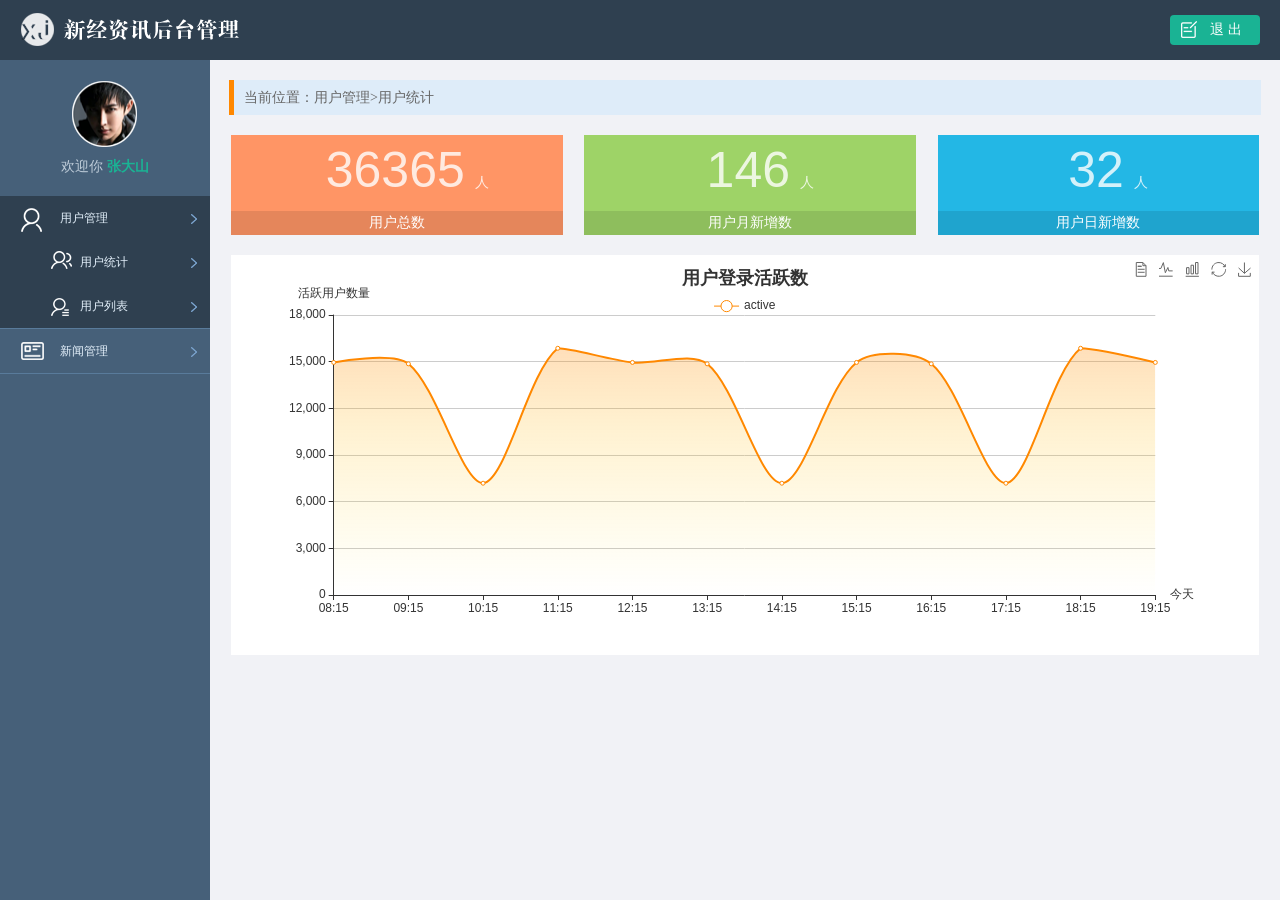
<file: info/static/admin/html/index.html>
<!DOCTYPE html>
<html lang="en">
<head>
	<meta charset="UTF-8">
	<title>新经资讯后台管理</title>
	<link rel="stylesheet" type="text/css" href="../css/reset.css">
	<link rel="stylesheet" type="text/css" href="../css/main.css">
	<script type="text/javascript" src="../js/jquery-1.12.4.min.js"></script>
</head>
<body>
	<div class="header">
		<a href="#" class="logo fl"><img src="../images/logo.png" alt="logo"></a>
		<a href="#" class="logout fr">退 出</a>
	</div>
	
	<div class="side_bar">
		<div class="user_info">
			<img src="../images/person.png" alt="张大山">
			<p>欢迎你 <em>张大山</em></p>
		</div>

		<div class="menu_con">
			<div class="first_menu active"><a href="#" class="icon01">用户管理</a></div>
			<ul class="sub_menu show">
				<li><a class="icon022" href="user_count.html" target="main_frame">用户统计</a></li>
				<li class="current"><a href="user_list.html" class="icon021" target="main_frame">用户列表</a></li>
			</ul>
			<div class="first_menu"><a href="#" class="icon02">新闻管理</a></div>
			<ul class="sub_menu">
				<li><a href="news_review.html" class="icon031" target="main_frame">新闻审核</a></li>
				<li><a href="news_edit.html" class="icon032" target="main_frame">新闻版式编辑</a></li>
				<li><a href="news_type.html" class="icon034" target="main_frame">新闻分类管理</a></li>
			</ul>
		</div>
	</div>

	<div class="main_body" id="main_body">
		<iframe src="user_count.html" frameborder="0" id="main_frame" name="main_frame" frameborder="0" scrolling="auto"></iframe>
	</div>
	
	<script>
		$(function(){
			$('.first_menu').click(function(){
				$(this).addClass('active').siblings('.first_menu').removeClass('active');
				$(this).next().slideDown().siblings('.sub_menu').slideUp();
			})
			var frame_w = $('#main_body').outerWidth();
			var frame_h = $('#main_body').outerHeight();
			$('#main_frame').css({'width':frame_w,'height':frame_h});
		})
	</script>

</body>
</html>
</file>
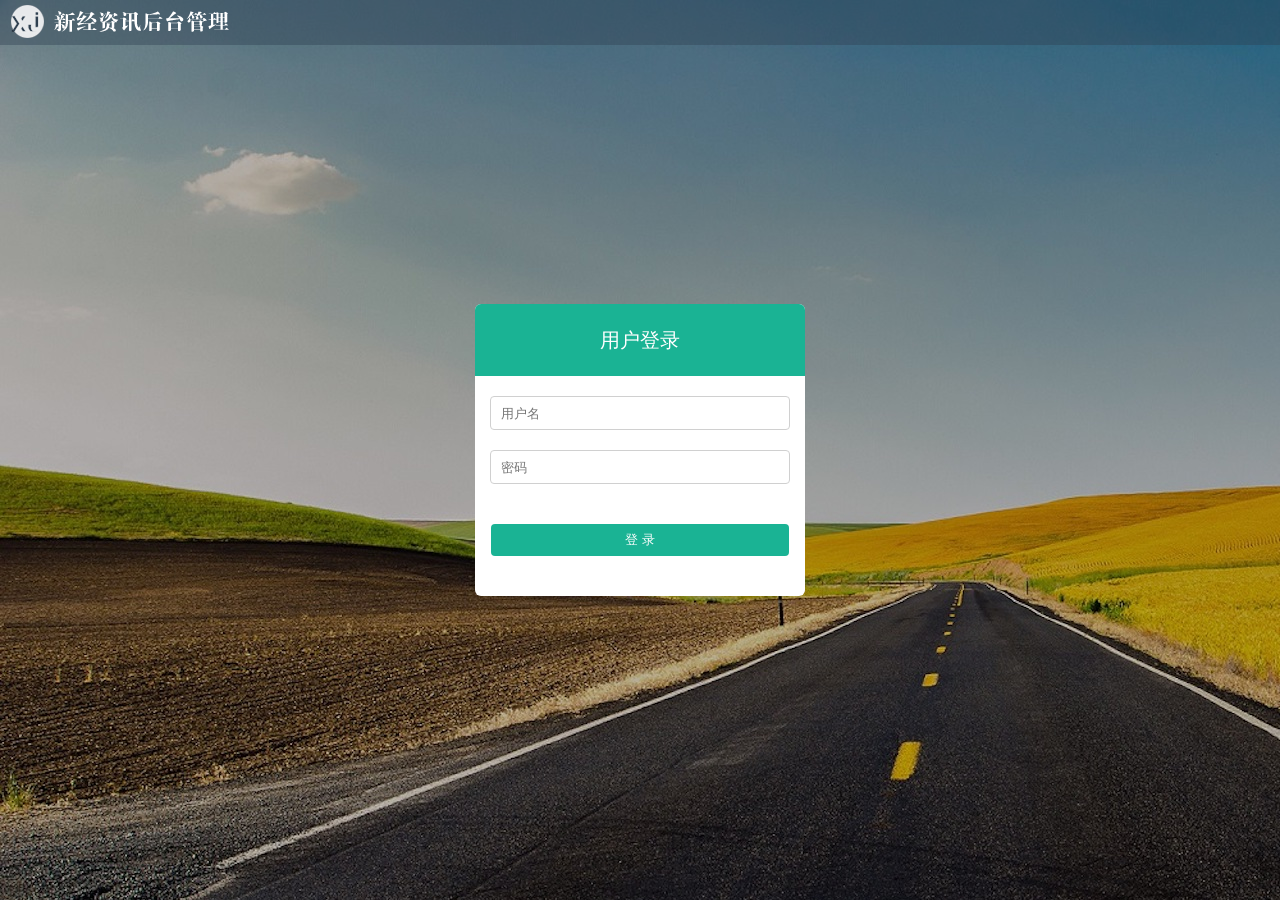
<file: info/static/admin/html/login.html>
<!DOCTYPE html>
<html lang="en">
<head>
	<meta charset="UTF-8">
	<title>新经资讯后台管理</title>
	<link rel="stylesheet" type="text/css" href="../css/reset.css">
	<link rel="stylesheet" type="text/css" href="../css/main.css">
</head>
<body>
	<div class="login_logo">
		<img src="../images/logo.png" alt="">
	</div>	
	<form method="post" class="login_form">
		<h1 class="login_title">用户登录</h1>
		<input type="text" name="username" placeholder="用户名" class="input_txt">
		<input type="password" name="password" placeholder="密码" class="input_txt">
		<div class="error_tip">错误提示</div>
		<input type="submit" value="登 录" class="input_sub">
	</form>
	<div class="login_bg"></div>
</body>
</html>
</file>
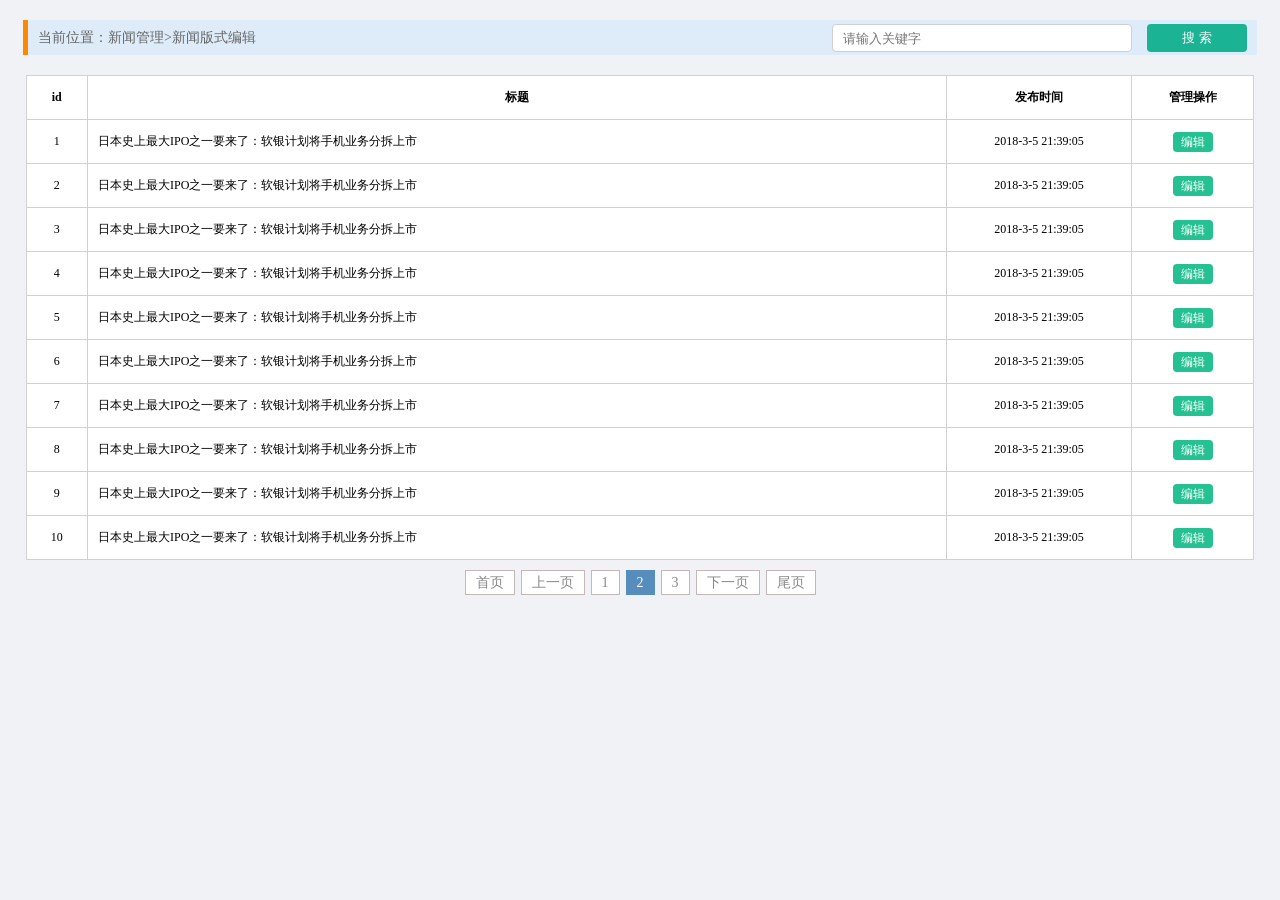
<file: info/static/admin/html/news_edit.html>
<!DOCTYPE html>
<html lang="en">
<head>
	<meta charset="UTF-8">
	<title>新经资讯后台管理</title>
	<link rel="stylesheet" type="text/css" href="../css/reset.css">
	<link rel="stylesheet" type="text/css" href="../css/main.css">
	<link rel="stylesheet" href="../css/jquery.pagination.css">
	<script type="text/javascript" src="../js/jquery-1.12.4.min.js"></script>
	<script type="text/javascript" src="../js/jquery.pagination.min.js"></script>
</head>
<body>
	<div class="breadcrub">
			当前位置：新闻管理>新闻版式编辑
		<form class="news_filter_form">
			<input type="text" placeholder="请输入关键字" class="input_txt">
			<input type="submit" value="搜 索" class="input_sub">
		</form>
	</div>
		

	<div class="pannel">			
			<table class="common_table">
				<tr>
					<th width="5%">id</th>
					<th width="70%">标题</th>
					<th width="15%">发布时间</th>
					<th width="10%">管理操作</th>
				</tr>
				<tr>
					<td>1</td>
					<td class="tleft">日本史上最大IPO之一要来了：软银计划将手机业务分拆上市</td>
					<td>2018-3-5 21:39:05</td>
					<td>
						<a href="news_edit_detail.html" class="edit">编辑</a>
					</td>
				</tr>
				<tr>
					<td>2</td>
					<td class="tleft">日本史上最大IPO之一要来了：软银计划将手机业务分拆上市</td>
					<td>2018-3-5 21:39:05</td>
					<td>
						<a href="news_edit_detail.html" class="edit">编辑</a>
					</td>
				</tr>					
				<tr>
					<td>3</td>
					<td class="tleft">日本史上最大IPO之一要来了：软银计划将手机业务分拆上市</td>
					<td>2018-3-5 21:39:05</td>
					<td>
						<a href="news_edit_detail.html" class="edit">编辑</a>
					</td>
				</tr>
				<tr>
					<td>4</td>
					<td class="tleft">日本史上最大IPO之一要来了：软银计划将手机业务分拆上市</td>
					<td>2018-3-5 21:39:05</td>
					<td>
						<a href="news_edit_detail.html" class="edit">编辑</a>
					</td>
				</tr>
				<tr>
					<td>5</td>
					<td class="tleft">日本史上最大IPO之一要来了：软银计划将手机业务分拆上市</td>
					<td>2018-3-5 21:39:05</td>
					<td>
						<a href="news_edit_detail.html" class="edit">编辑</a>
					</td>
				</tr>
				<tr>
					<td>6</td>
					<td class="tleft">日本史上最大IPO之一要来了：软银计划将手机业务分拆上市</td>
					<td>2018-3-5 21:39:05</td>
					<td>
						<a href="news_edit_detail.html" class="edit">编辑</a>
					</td>
				</tr>
				<tr>
					<td>7</td>
					<td class="tleft">日本史上最大IPO之一要来了：软银计划将手机业务分拆上市</td>
					<td>2018-3-5 21:39:05</td>
					<td>
						<a href="news_edit_detail.html" class="edit">编辑</a>
					</td>
				</tr>
				<tr>
					<td>8</td>
					<td class="tleft">日本史上最大IPO之一要来了：软银计划将手机业务分拆上市</td>
					<td>2018-3-5 21:39:05</td>
					<td>
						<a href="news_edit_detail.html" class="edit">编辑</a>
					</td>
				</tr>
				<tr>
					<td>9</td>
					<td class="tleft">日本史上最大IPO之一要来了：软银计划将手机业务分拆上市</td>
					<td>2018-3-5 21:39:05</td>
					<td>
						<a href="news_edit_detail.html" class="edit">编辑</a>
					</td>
				</tr>
				<tr>
					<td>10</td>
					<td class="tleft">日本史上最大IPO之一要来了：软银计划将手机业务分拆上市</td>
					<td>2018-3-5 21:39:05</td>
					<td>
						<a href="news_edit_detail.html" class="edit">编辑</a>
					</td>
				</tr>
			</table>
		</div>
		
		<div class="box">
			<div id="pagination" class="page"></div>
		</div>

        <script>
			$(function() {
				$("#pagination").pagination({
					currentPage: 2,
					totalPage: 3,
					callback: function(current) {
					    alert('ok!');
					}
				});
			});
		</script>
	
</body>
</html>
</file>
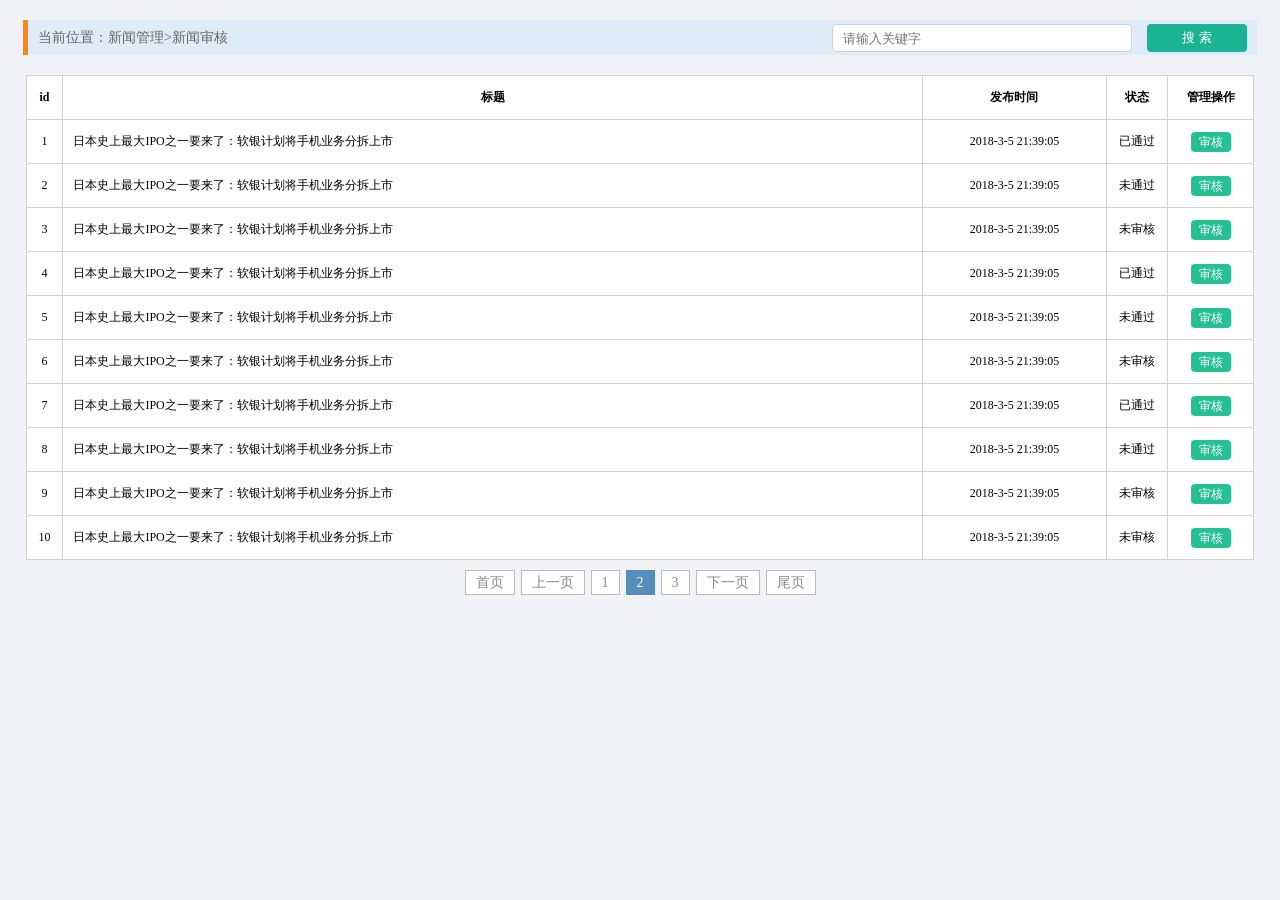
<file: info/static/admin/html/news_review.html>
<!DOCTYPE html>
<html lang="en">
<head>
	<meta charset="UTF-8">
	<title>新经资讯后台管理</title>
	<link rel="stylesheet" type="text/css" href="../css/reset.css">
	<link rel="stylesheet" type="text/css" href="../css/main.css">
	<link rel="stylesheet" href="../css/jquery.pagination.css">
	<script type="text/javascript" src="../js/jquery-1.12.4.min.js"></script>
	<script type="text/javascript" src="../js/jquery.pagination.min.js"></script>
</head>
<body>
	<div class="breadcrub">
			当前位置：新闻管理>新闻审核
			<form class="news_filter_form">
				<input type="text" placeholder="请输入关键字" class="input_txt">
				<input type="submit" value="搜 索" class="input_sub">
			</form>
		</div>
		<div class="pannel">
			<table class="common_table">
				<tr>
					<th width="3%">id</th>
					<th width="70%">标题</th>
					<th width="15%">发布时间</th>
					<th width="5%">状态</th>
					<th width="8%">管理操作</th>
				</tr>
				<tr>
					<td>1</td>
					<td class="tleft">日本史上最大IPO之一要来了：软银计划将手机业务分拆上市</td>
					<td>2018-3-5 21:39:05</td>
					<td>已通过</td>
					<td>
						<a href="news_review_detail.html" class="review">审核</a>
					</td>
				</tr>
				<tr>
					<td>2</td>
					<td class="tleft">日本史上最大IPO之一要来了：软银计划将手机业务分拆上市</td>
					<td>2018-3-5 21:39:05</td>
					<td>未通过</td>
					<td>
						<a href="news_review_detail.html" class="review">审核</a>
					</td>
				</tr>
				<tr>
					<td>3</td>
					<td class="tleft">日本史上最大IPO之一要来了：软银计划将手机业务分拆上市</td>
					<td>2018-3-5 21:39:05</td>
					<td>未审核</td>
					<td>
						<a href="news_review_detail.html" class="review">审核</a>
					</td>
				</tr>
				<tr>
					<td>4</td>
					<td class="tleft">日本史上最大IPO之一要来了：软银计划将手机业务分拆上市</td>
					<td>2018-3-5 21:39:05</td>
					<td>已通过</td>
					<td>
						<a href="news_review_detail.html" class="review">审核</a>
					</td>
				</tr>
				<tr>
					<td>5</td>
					<td class="tleft">日本史上最大IPO之一要来了：软银计划将手机业务分拆上市</td>
					<td>2018-3-5 21:39:05</td>
					<td>未通过</td>
					<td>
						<a href="news_review_detail.html" class="review">审核</a>
					</td>
				</tr>
				<tr>
					<td>6</td>
					<td class="tleft">日本史上最大IPO之一要来了：软银计划将手机业务分拆上市</td>
					<td>2018-3-5 21:39:05</td>
					<td>未审核</td>
					<td>
						<a href="news_review_detail.html" class="review">审核</a>
					</td>
				</tr>
				<tr>
					<td>7</td>
					<td class="tleft">日本史上最大IPO之一要来了：软银计划将手机业务分拆上市</td>
					<td>2018-3-5 21:39:05</td>
					<td>已通过</td>
					<td>
						<a href="news_review_detail.html" class="review">审核</a>
					</td>
				</tr>
				<tr>
					<td>8</td>
					<td class="tleft">日本史上最大IPO之一要来了：软银计划将手机业务分拆上市</td>
					<td>2018-3-5 21:39:05</td>
					<td>未通过</td>
					<td>
						<a href="news_review_detail.html" class="review">审核</a>
					</td>
				</tr>
				<tr>
					<td>9</td>
					<td class="tleft">日本史上最大IPO之一要来了：软银计划将手机业务分拆上市</td>
					<td>2018-3-5 21:39:05</td>
					<td>未审核</td>
					<td>
						<a href="news_review_detail.html" class="review">审核</a>
					</td>
				</tr>
				<tr>
					<td>10</td>
					<td class="tleft">日本史上最大IPO之一要来了：软银计划将手机业务分拆上市</td>
					<td>2018-3-5 21:39:05</td>
					<td>未审核</td>
					<td>
						<a href="news_review_detail.html" class="review">审核</a>
					</td>
				</tr>			
			</table>
		</div>

		<div class="box">
			<div id="pagination" class="page"></div>
		</div>

        <script>
			$(function() {
				$("#pagination").pagination({
					currentPage: 2,
					totalPage: 3,
					callback: function(current) {
					    alert('ok!');
					}
				});
			});
		</script>

	
</body>
</html>
</file>
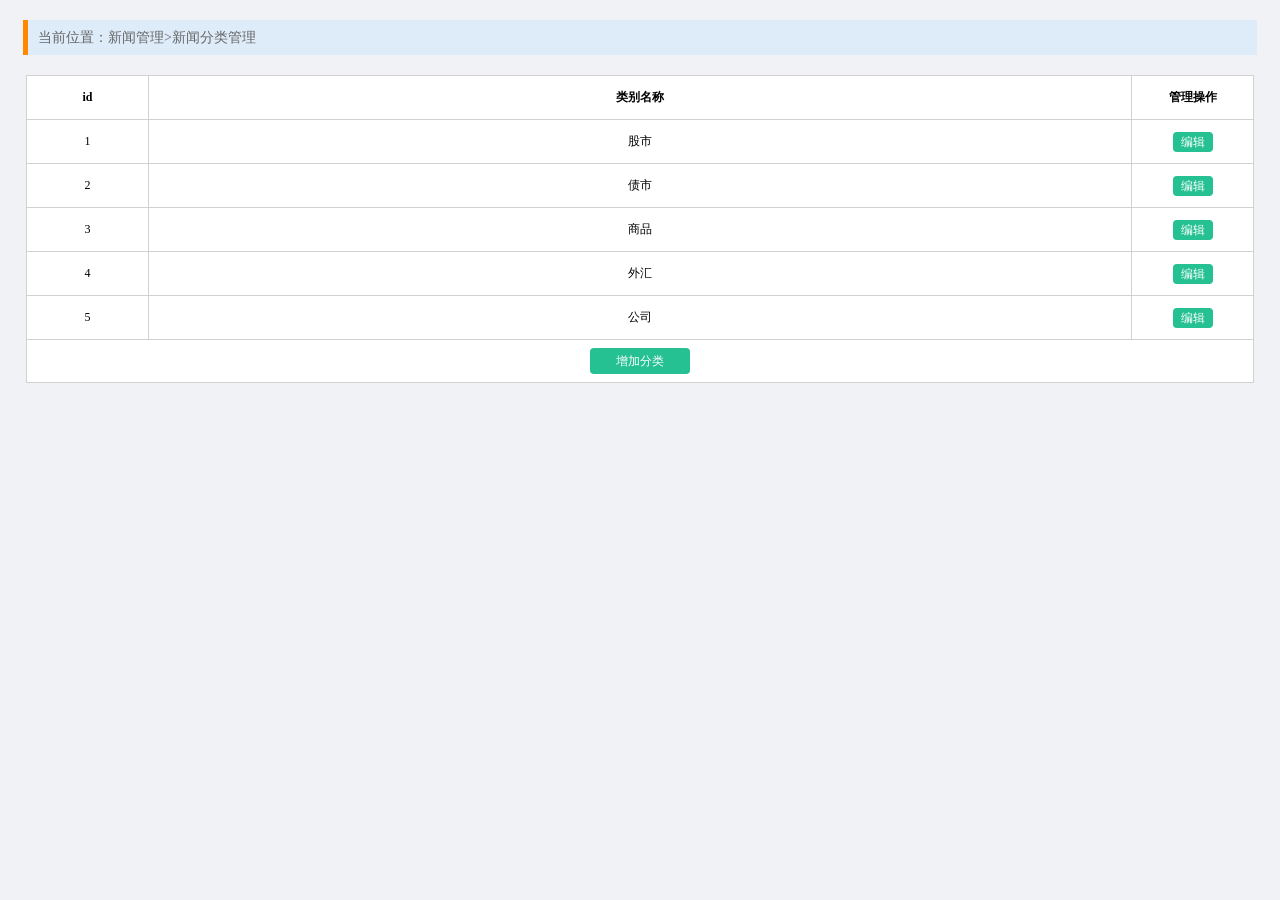
<file: info/static/admin/html/news_type.html>
<!DOCTYPE html>
<html lang="en">
<head>
	<meta charset="UTF-8">
	<title>新经资讯后台管理</title>
	<link rel="stylesheet" type="text/css" href="../css/reset.css">
	<link rel="stylesheet" type="text/css" href="../css/main.css">
	<script type="text/javascript" src="../js/jquery-1.12.4.min.js"></script>
	<script type="text/javascript" src="../js/news_type.js"></script>
</head>
<body>
	<div class="breadcrub">
			当前位置：新闻管理>新闻分类管理
		</div>
		<div class="pannel">
			<table class="common_table">
				<tr>
					<th width="10%">id</th>
					<th width="80%">类别名称</th>
					<th width="10%">管理操作</th>
				</tr>
				<tr>
					<td>1</td>
					<td>股市</td>
					<td><a href="javascript:;" class="edit">编辑</a></td>
				</tr>
				<tr>
					<td>2</td>
					<td>债市</td>
					<td><a href="javascript:;" class="edit">编辑</a></td>
				</tr>
				<tr>
					<td>3</td>
					<td>商品</td>
					<td><a href="javascript:;" class="edit">编辑</a></td>
				</tr>
				<tr>
					<td>4</td>
					<td>外汇</td>
					<td><a href="javascript:;" class="edit">编辑</a></td>
				</tr>
				<tr>
					<td>5</td>
					<td>公司</td>
					<td><a href="javascript:;" class="edit">编辑</a></td>
				</tr>
				<tr>
					<td colspan="3"><a href="javascript:;" class="addtype">增加分类</a></td>
				</tr>
			</table>
		</div>
		
		<div class="pop_con">
			<div class="pop">
				<form>
					<h3>修改分类</h3>
					<div class="form_group mt50">
						<label class="input_label">分类名称：</label><input type="text" class="input_txt3">
						<span class="error_tip">提示文字</span>
					</div>			
					<div class="form_group line_top">
						<input type="button" value="确定" class="confirm">&nbsp;&nbsp;&nbsp;&nbsp;
						<input type="button" value="取消" class="cancel">
					</div>
				</form>
			</div>
			<div class="mask"></div>
		</div>	
</body>
</html>
</file>
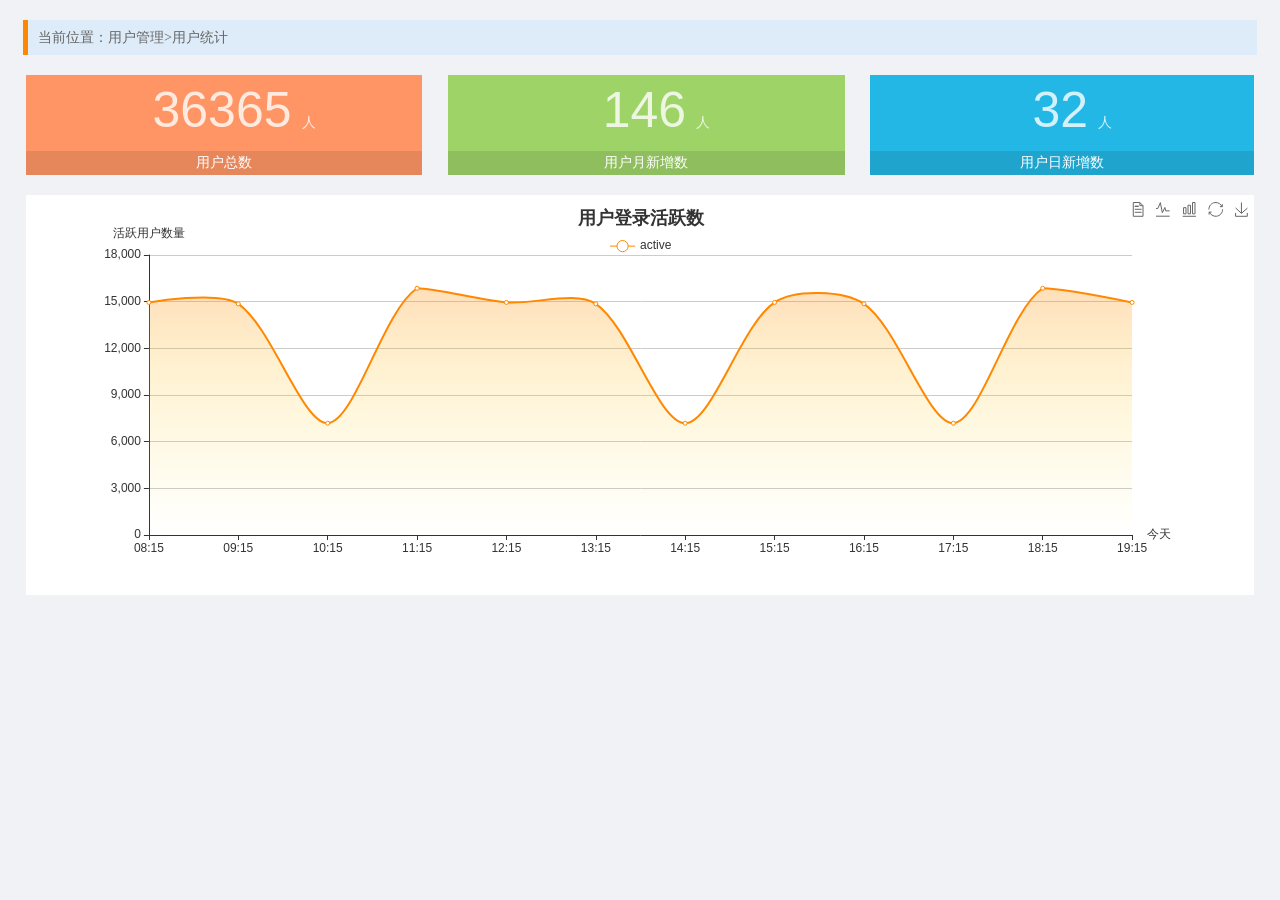
<file: info/static/admin/html/user_count.html>
<!DOCTYPE html>
<html lang="en">
<head>
	<meta charset="UTF-8">
	<title>新经资讯后台管理</title>
	<link rel="stylesheet" type="text/css" href="../css/reset.css">
	<link rel="stylesheet" type="text/css" href="../css/main.css">
	<script type="text/javascript" src="../js/echarts.min.js"></script>
</head>
<body>
	<div class="breadcrub">
		当前位置：用户管理>用户统计
	</div>
	<div class="spannels">
		<div class="spannel scolor01">
			<em>36365</em><span>人</span>
			<b>用户总数</b>
		</div>
		<div class="spannel scolor02">
			<em>146</em><span>人</span>
			<b>用户月新增数</b>
		</div>
		<div class="spannel2 scolor03">
			<em>32</em><span>人</span>
			<b>用户日新增数</b>
		</div>		
	</div>
	
	<div class="pannel">
		<div id="chart_show" class="chart_show"></div>
	</div>
	<script>
		var oChart = echarts.init(document.getElementById('chart_show'));
		var chartopt = {
					    title:{
					        text: '用户登录活跃数',
		                    left: 'center',
		                    top: '10'
					    },
					    tooltip:{
					        trigger: 'axis'
					    },
					    legend: {
					        data:['active'],
		                    top: '40'
					    },
					    toolbox: {
					        show : true,
					        feature : {
					            mark : {show: true},
					            dataView : {show: true, readOnly: false},
					            magicType : {show: true, type: ['line','bar']},
					            restore : {show: true},
					            saveAsImage : {show: true}
					        }
					    },
				    	calculable : true,               
					    xAxis : [
					        {
		                        name: '今天',
					            type : 'category',
					            boundaryGap : false,
					            data : ["08:15","09:15","10:15","11:15","12:15","13:15","14:15","15:15","16:15","17:15","18:15","19:15"]
					        }
					    ],        
					    yAxis : [
					        {
		                        name: '活跃用户数量',
					            type : 'value'
					        }
					    ],      
					    series : [
					        {
					            name:'active',
					            type:'line',
					            smooth:true,
					            itemStyle: {normal: {areaStyle: {type: 'default'}, color: '#f80'}, lineStyle: {color: '#f80'}},
					            data:[14951,14861,7186,15861,14951,14861,7186,14951,14861,7186,15861,14951]
					        }],
					    areaStyle:{
						        normal:{
						            color: new echarts.graphic.LinearGradient(0, 0, 0, 1, [{
						                offset: 0,
						                color: 'rgba(255,136,0,0.39)'
						            }, {
						                offset: .34,
						                color: 'rgba(255,180,0,0.25)'
						            },{
						                offset: 1,
						                color: 'rgba(255,222,0,0.00)'
						            }])

						        }
						    }

            			};

            oChart.setOption(chartopt);

	</script>
</body>
</html>
</file>
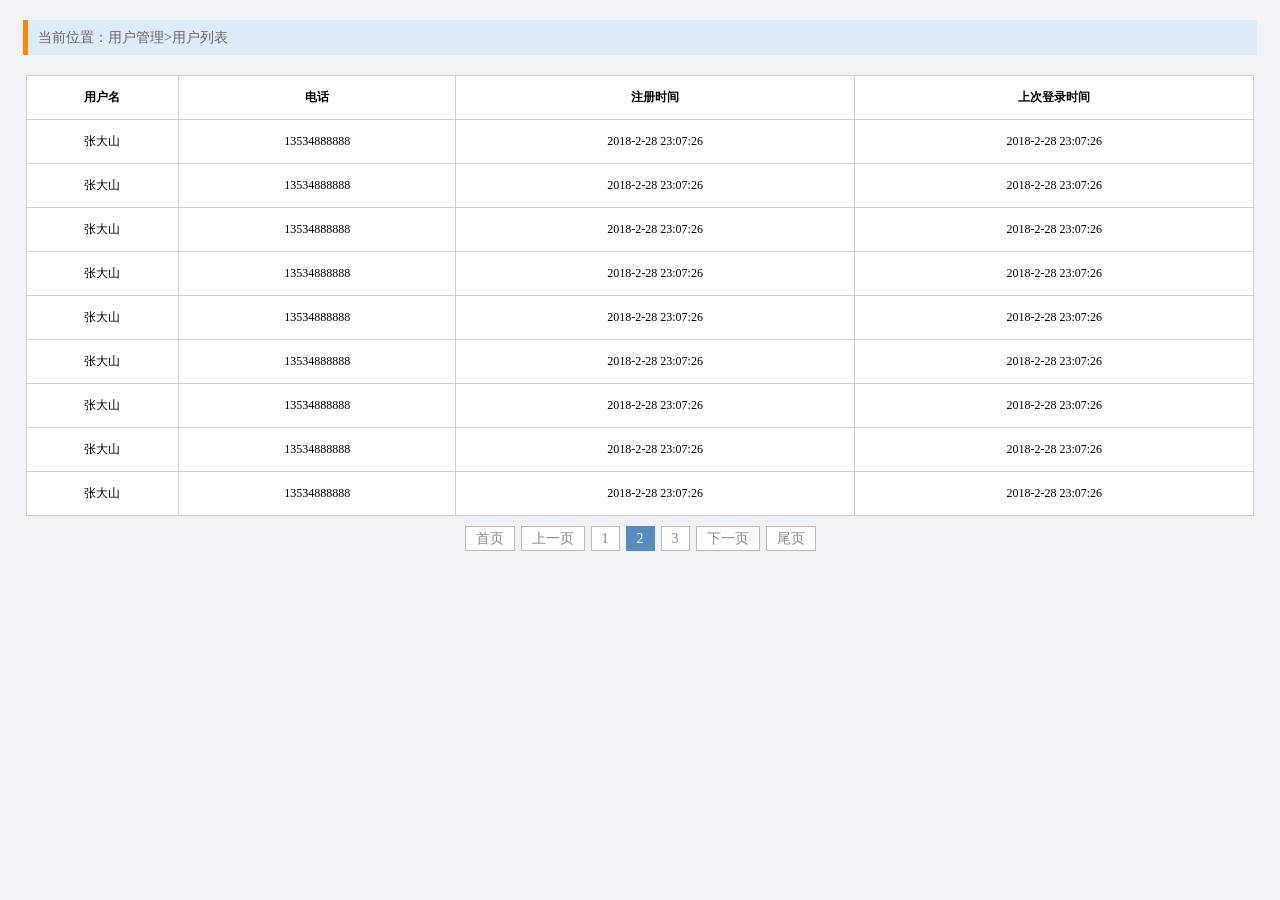
<file: info/static/admin/html/user_list.html>
<!DOCTYPE html>
<html lang="en">
<head>
    <meta charset="UTF-8">
    <title>新经资讯后台管理</title>
    <link rel="stylesheet" type="text/css" href="../css/reset.css">
    <link rel="stylesheet" type="text/css" href="../css/main.css">
    <link rel="stylesheet" href="../css/jquery.pagination.css">
    <script type="text/javascript" src="../js/jquery-1.12.4.min.js"></script>
    <script type="text/javascript" src="../js/jquery.pagination.min.js"></script>
</head>
<body>
    <div class="breadcrub">
            当前位置：用户管理>用户列表
        </div>
        <div class="pannel">
            <table class="common_table">
                <tr>
                    <th>用户名</th>
                    <th>电话</th>
                    <th>注册时间</th>
                    <th>上次登录时间</th>
                </tr>
                <tr>
                    <td>张大山</td>
                    <td>13534888888</td>
                    <td>2018-2-28 23:07:26</td>
                    <td>2018-2-28 23:07:26</td>
                </tr>
                <tr>
                    <td>张大山</td>
                    <td>13534888888</td>
                    <td>2018-2-28 23:07:26</td>
                    <td>2018-2-28 23:07:26</td>
                </tr>
                <tr>
                    <td>张大山</td>
                    <td>13534888888</td>
                    <td>2018-2-28 23:07:26</td>
                    <td>2018-2-28 23:07:26</td>
                </tr>
                <tr>
                    <td>张大山</td>
                    <td>13534888888</td>
                    <td>2018-2-28 23:07:26</td>
                    <td>2018-2-28 23:07:26</td>
                </tr>
                <tr>
                    <td>张大山</td>
                    <td>13534888888</td>
                    <td>2018-2-28 23:07:26</td>
                    <td>2018-2-28 23:07:26</td>
                </tr>
                <tr>
                    <td>张大山</td>
                    <td>13534888888</td>
                    <td>2018-2-28 23:07:26</td>
                    <td>2018-2-28 23:07:26</td>
                </tr>
                <tr>
                    <td>张大山</td>
                    <td>13534888888</td>
                    <td>2018-2-28 23:07:26</td>
                    <td>2018-2-28 23:07:26</td>
                </tr>
                <tr>
                    <td>张大山</td>
                    <td>13534888888</td>
                    <td>2018-2-28 23:07:26</td>
                    <td>2018-2-28 23:07:26</td>
                </tr>
                <tr>
                    <td>张大山</td>
                    <td>13534888888</td>
                    <td>2018-2-28 23:07:26</td>
                    <td>2018-2-28 23:07:26</td>
                </tr>
            </table>
        </div>

        <div class="box">
            <div id="pagination" class="page"></div>
        </div>

        <script>
            $(function() {
                $("#pagination").pagination({
                    currentPage: 2,
                    totalPage: 3,
                    callback: function(current) {
                        alert('ok!');
                    }
                });
            });
        </script>
</body>
</html>
</file>
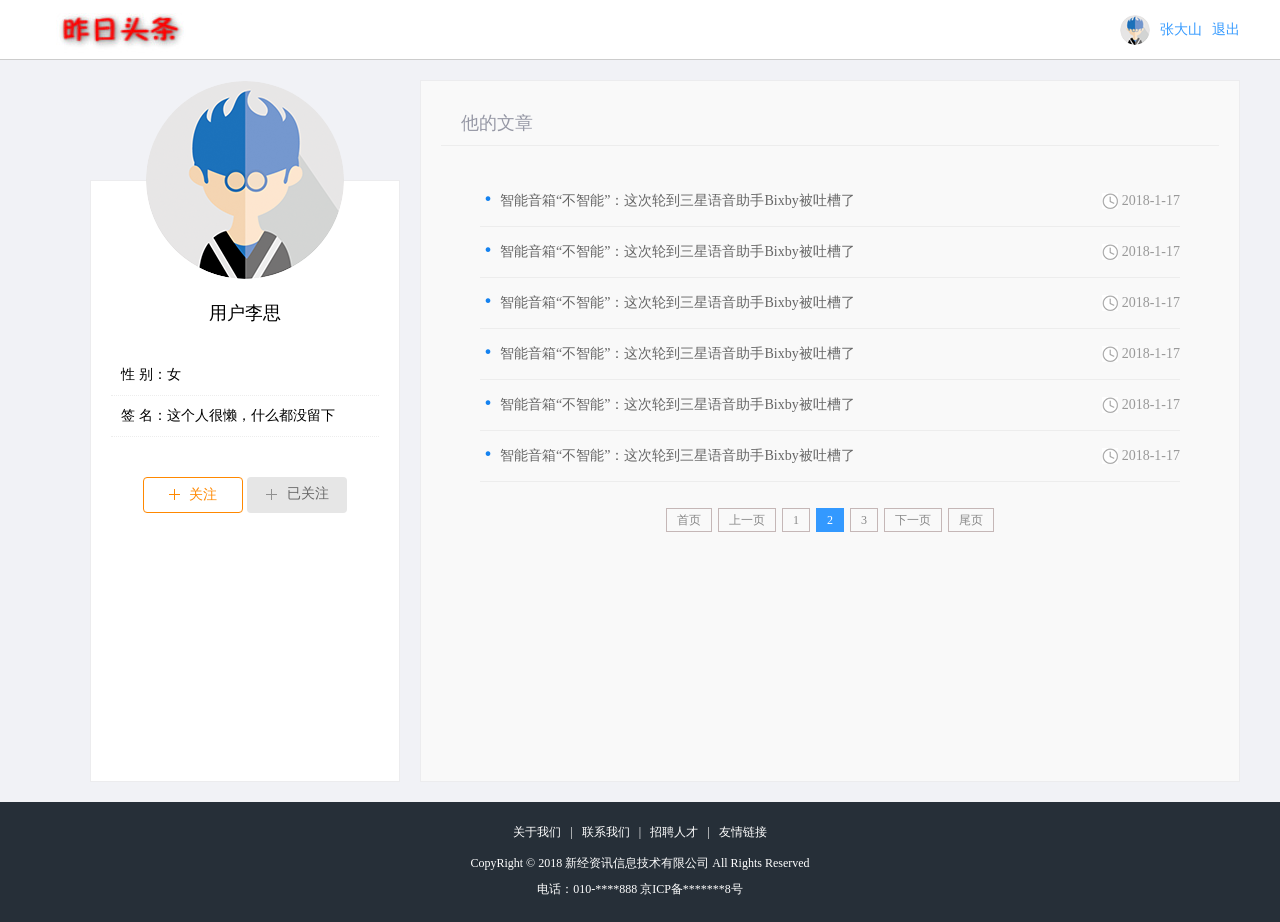
<file: info/static/news/html/other.html>
<!DOCTYPE html>
<html lang="en">
<head>
    <meta charset="UTF-8">
    <title>用户概况</title>
    <link rel="stylesheet" type="text/css" href="../css/reset.css">
    <link rel="stylesheet" type="text/css" href="../css/jquery.pagination.css">
    <link rel="stylesheet" type="text/css" href="../css/main.css">
    <script type="text/javascript" src="../js/jquery-1.12.4.min.js"></script>
    <script type="text/javascript" src="../js/jquery.pagination.min.js"></script>
    <script type="text/javascript" src="../js/other.js"></script>
</head>
<body>
    <div class="header_con">
        <div class="header">
            <a href="#" class="logo fl"><img src="../images/logo.png" alt="logo"></a>
            <div class="user_login fr" style="display: block;">
                <img src="../images/person01.png" class="lgin_pic">
                <a href="#">张大山</a>
                <a href="#">退出</a>
            </div>
        </div>
    </div>
    
    <div class="conter_con">
        <div class="user_menu_con fl">
            <div class="user_center_pic">
                <img src="../images/user_pic.png" alt="用户图片">
            </div>
            <div class="user_center_name">用户李思</div>

            <ul class="other_detail">
                <li>性 别：女</li>
                <li>签 名：这个人很懒，什么都没留下</li>
            </ul>
            
            <div class="focus_other">
                <a href="javascript:;" class="focus">关注</a>
        <a href="javascript:;" class="focused"><span class="out">已关注</span><span class="over">取消关注</span></a>
            </div>            

        </div>

        <div class="user_con fr">
            <div class="other_collect">
                <h3>他的文章</h3>
                <ul class="article_list">
                    <li><a href="#">智能音箱“不智能”：这次轮到三星语音助手Bixby被吐槽了</a><span>2018-1-17</span></li>
                    <li><a href="#">智能音箱“不智能”：这次轮到三星语音助手Bixby被吐槽了</a><span>2018-1-17</span></li>
                    <li><a href="#">智能音箱“不智能”：这次轮到三星语音助手Bixby被吐槽了</a><span>2018-1-17</span></li>
                    <li><a href="#">智能音箱“不智能”：这次轮到三星语音助手Bixby被吐槽了</a><span>2018-1-17</span></li>
                    <li><a href="#">智能音箱“不智能”：这次轮到三星语音助手Bixby被吐槽了</a><span>2018-1-17</span></li>
                    <li><a href="#">智能音箱“不智能”：这次轮到三星语音助手Bixby被吐槽了</a><span>2018-1-17</span></li>
                </ul>
                
                <div id="pagination" class="page"></div>
                <script>
                    $(function(){
                        $("#pagination").pagination({
                            currentPage: 2,
                            totalPage: 3,
                            callback: function(current) {
                                alert('ok!');
                            }
                        });
                    });
                </script>
            </div>

        </div>        
    </div>
    <div class="footer">        
        <div class="footer_links">
            <a href="">关于我们</a>
            <span>|</span>
            <a href="">联系我们</a>
            <span>|</span>
            <a href="">招聘人才</a>
            <span>|</span>
            <a href="">友情链接</a>
        </div>
        <p class="copyright">
            CopyRight © 2018 新经资讯信息技术有限公司 All Rights Reserved<br />
电话：010-****888    京ICP备*******8号
        </p>
    </div>
    
    <!-- 登录表单 -->
    <form class="login_form_con">
        <div class="login_form">
            <div class="login_title">
                <h3>登 录</h3>
                <a href="javascript:;" class="shutoff"></a>
            </div>
            <div class="form_group">                
                <input type="text" name="username" autocomplete="off">
                <div class="input_tip">用户名/手机号</div>
            </div>
            <div class="form_group">                
                <input type="password" name="password">
                <div class="input_tip">密码(不少于6位)</div>
            </div>
            <input type="submit" name="" value="登 录" class="input_sub">
            <div class="down_link">还没有账号？<a href="#" class="to_register">立即注册</a></div>
        </div>
        <div class="mask"></div>
    </form>
    
    <!-- 注册表单 -->
    <form class="register_form_con">
        <div class="register_form">
            <div class="register_title">
                <h3>注 册</h3>
                <a href="javascript:;" class="shutoff"></a>
            </div>
            <div class="form_group">                
                <input type="text" name="username" autocomplete="off" class="phone_input">
                <div class="input_tip">手机号</div>
                <div class="error_tip">手机号不能为空</div>
            </div>
            <div class="form_group">                
                <input type="password" name="code_pwd" class="code_pwd">
                <div class="input_tip">手机验证码</div>
                <a href="javascript:;" class="get_code">点击获取验证码</a>
                <div class="error_tip">验证码不能为空</div>
            </div>
            <div class="form_group">                
                <input type="password" name="password" class="pass_input">
                <div class="input_tip">密码(不少于6位)</div>
                <div class="error_tip">密码不能为空</div>
            </div>
            <div class="form_group">                
                <input type="password" name="code_pwd" class="code_pwd">
                <div class="input_tip">图形验证码</div>
                <img src="../images/pic_code.png" class="get_pic_code">
                <div class="error_tip">图形码不能为空</div>
            </div>
            
            <div  class="form_group2 clearfix">
                <input type="checkbox" class="agree_input" checked>
                <p>同意使用条款，并已阅读"跟帖评论自律管理承诺书"</p>
                <div class="error_tip">请勾选</div>
            </div>
            <input type="submit" name="" value="注 册" class="input_sub">
            <div class="down_link">已有账号？<a href="#" class="to_login">立即登录</a></div>
        </div>
        <div class="mask"></div>
    </form>
</body>
</html>
</file>
<file: info/static/admin/css/main.css>
body{
	background:#f1f2f6;
	font-family:'Microsoft YaHei';
}

.login_logo{
	background:rgba(47,64,80,0.4);
	height:45px;
}

.login_logo img{
	margin:5px 0 0 10px;
}

.header{
	width:100%;
	height:60px;
	overflow:hidden;
	background:#2f4050;
	position:fixed;
	left:0px;
	top:0px;
}

.header .logo{
	width:194px;
	height:33px;
	margin:13px 0 0 20px;
}

.header .logout{
	width:90px;
	height:30px;
	background:url(../images/icons.png) 10px -344px no-repeat #1ab394;
	margin:15px 20px 0 0;
	border-radius:4px;
	text-indent:40px;
	line-height:30px;
	font-size:14px;
	color:#fff;
}

.header .logout:hover{
	width:88px;
	height:28px;
	border:1px solid #1ab394;
	background:url(../images/icons.png) 10px -344px no-repeat #2f4050;
	opacity:0.5;
}

.side_bar{
	position:fixed;
	width:210px;
	background:#466079;
	left:0px;
	top:60px;
	bottom:0px;
}

.user_info{
	width:210px;
	overflow:hidden;
}

.user_info img{
	display:block;
	margin:20px auto 0;
	width:68px;
	height:68px;
	border-radius:34px;
}

.user_info p{
	text-align:center;
	font-size:14px;
	color:#bdcbd8;
	margin:10px auto;
}

.user_info em{
	font-weight:bold;
	color:#1ab394;
}

.menu_con{
	width:210px;
	margin-top:10px;
	overflow:hidden;
}

.first_menu{
	height:44px;
	border-bottom:1px solid #597b9b;
	background:url(../images/icons.png) 190px -283px no-repeat;
}

.menu_con .active{
	background:url(../images/icons.png) 190px -283px no-repeat #2f4050;
	border-bottom:0px;
}

.menu_con a{
	display:block;
	height:44px;
	line-height:44px;
	color:#e5f1fc;
	font-size:12px;
	text-indent:60px;
}

.icon01{
	background:url(../images/icons.png) 20px 12px no-repeat;
}

.icon02{
	background:url(../images/icons.png) 20px -38px no-repeat;
}

.icon021{
	background:url(../images/icons.png) 50px -87px no-repeat;
}

.icon022{
	background:url(../images/icons.png) 50px -139px no-repeat;
}


.icon03{
	background:url(../images/icons.png) 20px -89px no-repeat;
}

.icon031{
	background:url(../images/icons.png) 50px -185px no-repeat;
}

.icon032{
	background:url(../images/icons.png) 50px -235px no-repeat;
}

.icon033{
	background:url(../images/icons.png) 50px -336px no-repeat;
}

.icon034{
	background:url(../images/icons.png) 50px -390px no-repeat;
}

.sub_menu{
	display:none;
	border-bottom:1px solid #597b9b;
}

.sub_menu li{
	background:url(../images/icons.png) 190px -283px no-repeat #2f4050;
}

.sub_menu a{
	text-indent:80px;
}

.show{
	display:block;
}

.main_body{
	position:fixed;
	background:#f9f9f9;
	left:210px;
	top:60px;
	right:0px;
	bottom:0px;
}

.breadcrub{
	width:96%;
	height:35px;
	line-height:35px;
	background-color:#deecf9;
	margin:20px auto 0;
	font-size:14px;
	border-left:5px solid #f80;
	text-indent:10px;
	color:#666;
}

.pannel{
	width:96%;
	overflow:hidden;
	margin:20px auto 0;
	background-color:#fff;
}

.pannel img{
	display:block;
	width:90%;
	margin:20px auto 0;
}

.spannels{
	overflow:hidden;
	margin:20px auto 0;
}

.spannel{
	width:31%;
	float:left;
	margin-left:2%;
	height:100px;
	overflow:hidden;
	text-align:center;
	position:relative;
}

.spannel2{
	width:30%;
	float:left;
	margin-left:2%;
	height:100px;
	overflow:hidden;
	text-align:center;
	position:relative;
}

.spannel em,.spannel2 em{
	font-size:50px;
	line-height:50px;
	display:inline-block;
	margin:10px 0 0 20px;
	font-family:'Arial';
	color:rgba(255,255,255,0.8);
}

.spannel span,.spannel2 span{
	font-size:14px;
	display:inline-block;
	color:rgba(255,255,255,0.8);
	margin-left:10px;
}

.spannel b,.spannel2 b{
	position:absolute;
	left:0;
	bottom:0;
	width:100%;
	line-height:24px;
	background:rgba(0,0,0,0.1);
	color:#fff;
	font-size:14px;
	font-weight:normal;
}



.scolor01{
	background-color:#ff9565;
}

.scolor02{
	background-color:#9ed367;
}

.scolor03{
	background-color:#23b7e5;
}

.chart_show{
	width:100%;
	height:400px;
}

.login_bg{
	position:fixed;
	left:0;
	top:0;
	width:100%;
	height:100%;
	z-index:-9999;
	background:url(../images/login-bg.jpg) no-repeat;
}

.login_form{
  width:330px;
  height:292px;
  background:#fff;
  position:fixed;
  left:50%;
  top:50%;
  margin-top:-146px;
  margin-left:-165px;
  overflow:hidden;
  border-radius:6px;
}

.login_form .error_tip{
	position:absolute;
	font-size:12px;
	color:#f00;
	bottom:84px;
	left:18px;
	display:none;
}


.login_title{
  line-height:72px;
  text-align:center;
  background:#1ab394;
  color:#fff;
  font-size:20px;
}

.input_txt{
  display:block;
  margin:20px auto 0;
  width:298px;
  height:32px;
  border:1px solid #d0d0d0;
  border-radius:4px;
  outline:none;
  text-indent:10px; 
}

.forget_pass{
  display:block;
  width:298px;
  margin:10px auto 0;
  text-align:right;
  font-size:14px;
  color:#5195d0;
}

.input_sub{
  display:block;
  margin:40px auto 0;
  width:298px;
  height:32px;
  border:0px;
  border-radius:4px;
  background:#1ab394;
  color:#fff;
  cursor:pointer;
}

.input_sub:hover{
  opacity:0.8;
}


.common_table{
	width:100%;
	border-collapse:collapse;
	border:1px solid #d1d1d1;
}

.common_table th,.common_table td{
	border:1px solid #d1d1d1;
	text-align:center;
	padding:13px 0px;
	font-size:12px;
}

.pagenation{      
    padding:0px;
    list-style:none;
    width:960px;
    height:40px;
    margin:20px auto 0;
    text-align:center;
    font-size:0px;
}

.pagenation li{
    display:inline-block;
    height:26px;            
    font-size:12px;
    margin:7px 5px 0px;          
}

.pagenation  a{
    line-height:26px;
    text-decoration:none;
    color:#393c35;
    display:block;
    padding:0px 10px;
    border:1px solid #d1d1d1;
}

.pagenation a:hover{
    background:#f80;
    color:#fff;
}

.review,.edit,.addtype{
	display:block;
	width:40px;
	line-height:20px;
	margin:-5px auto;
	border-radius:4px;
	color:#fff;
	background:#25c192;
}

.addtype{
	width:100px;
	line-height:26px;
}

.edit{
	background:#25c192;
}

.common_table .tleft{
	text-align:left;
	text-indent:10px;
}

.review_title{
	font-size:18px;
	line-height:40px;
	text-indent:20px;
	border-bottom:1px solid #ddd;
	margin-bottom:20px;
}

.form_group{
	overflow:hidden;
	margin-bottom:15px;
}

.form_group label{
	float:left;
	width:12%;
	line-height:30px;
	text-align:right;
	font-size:14px;
}

.form_group .input_txt2{
	width:86%;
	height:30px;
	float:left;
	text-indent:10px;
	outline:none;
	border-radius:4px;	
	border:1px solid #d0d0d0;
	box-sizing:border-box;
}

.form_group .input_area,.form_group .input_multxt{
	width:86%;
	height:300px;
	float:left;
	padding:10px;
	outline:none;
	font-family:'Microsoft YaHei';
	font-size:14px;
	border-radius:4px;
	border:1px solid #d0d0d0;
	box-sizing:border-box;
}

.form_group .input_multxt{
	height:50px;
}

.rich_wrap{
	width:86%;
}

.form_group .sel_opt{
	width:150px;
	height:30px;
	float:left;
	border:1px solid #ddd;
	border-radius:4px;
	outline:none;
	text-indent:10px;
}

.form_group .index_pic{
	width:100px;
	height:100px;
	float:left;
	margin:0px;
}

.group_hide{
	display:none;
}

.indent_group{
	text-indent:12%;
	margin-top:15px;
}

.confirm{
	width:80px;
	height:30px;
	border-radius:4px;
	color:#fff;
	background:#25c192;
	border:0px;
	outline:none;
}

.cancel{
	width:80px;
	height:30px;
	border-radius:4px;
	color:#fff;
	background:#25c192;
	border:0px;
	outline:none;
}

.line_top{
	border-top:1px solid #ddd;
	padding:10px 0px;
}

.input_file{
	margin-top:4px;
}


.pop{
	width:500px;
	height:270px;
	border:1px solid #ddd;
	background:#fff;
	position:fixed;
	left:50%;
	top:50%;
	margin-top:-151px;
	margin-left:-251px;
	z-index:9999;
}

.pop h3{
	background:#25c192;
	line-height:40px;
	margin:2px;
	color:#fff;
	text-indent:10px;
}

.form_group .input_label{
	width:80px;
    line-height:32px;
    margin-left:60px;
}

.form_group .error_tip{
	position:absolute;
	left:141px;
	top:132px;
	color:#f00;
	font-size:12px;
	display:none;
}

.input_txt3{
  width:298px;
  height:32px;
  border:1px solid #d0d0d0;
  border-radius:4px;
  outline:none;
  text-indent:10px; 
}

.mt50{
	margin-top:50px;
}

.pop .line_top{
	text-align:center;
	margin-top:80px;
	padding-top:15px;
}

.mask{
	position:fixed;
	width:100%;
	height:100%;
	background:#000;
	left:0px;
	top:0px;
	opacity:0.3
}

.pop_con{
	display:none;
}

.category_name{
	font-size:14px;
	line-height:30px;
}

.ui-pagination-container{
	text-align:center;
	margin-top:5px;
}

.news_filter_form{
	float:right;
	height:36px;
	margin:4px 10px 0 0;
}

.news_filter_form .input_txt{
	float:left;
	margin:0px;
	width:298px;
	height:26px;
	border:1px solid #d0d0d0;
	border-radius:4px;
	outline:none;
	text-indent:10px; 
  }

  .news_filter_form .input_sub{
	float:left;
	margin:0px;
	margin-left:15px;
	width:100px;
	height:28px;
	border:0px;
	border-radius:4px;
	background:#1ab394;
	color:#fff;
	cursor:pointer;
  }
</file>
<file: info/static/news/css/main.css>
body{
    background:#f1f2f6;
    font-family:'Microsoft YaHei';
}
.header_con{
    height:59px;
    background:#fff;
    border-bottom:1px solid #ccc;
}
.header{
    width:1200px;
    height:59px;
    margin:0px auto;
}

.logo{
    width:140px;
    height:33px;
    margin-top:13px;
}

.menu{
    width:600px;
    height:59px;
    margin-left:100px;
}

.menu li{
    height:59px;
    float:left;
}

.menu .active{
    border-bottom:2px solid #009afc;
}

.menu .active a{
    color:#39f;
}

.menu li a{
    display:block;
    line-height:59px;
    padding:0px 25px;
    font-size:14px;
    color:#666;
}

.menu li a:hover{
    color:#39f;
}

.user_btns{
    line-height:59px;
    font-size:14px;
    color:#666
}

.user_btns a{
    color:#666;
}

.user_btns a:hover{
    color:#39f;
}

.user_login{
    height:30px;
    overflow: hidden;
    margin-top:15px;
    display:block;
}

.user_login img{
    float:left;
    width:30px;
    height:30px;
    border-radius:15px;
}

.user_login a{
    float:left;
    font-size:14px;
    margin-left:10px;
    color:#39f;
    line-height:30px;
}

.conter_con{
    width:1200px;
    overflow:hidden;
    margin:20px auto 0;
}

.list_con{
    width:820px;    
}

.list_con li{
    background:#fff;
    height:168px;
    border:1px solid #ececee;
    overflow:hidden;
    margin-bottom:12px;
}

.list_con .news_pic{
    width:168px;
    height:168px;
}

.list_con .news_pic img{
    width:168px;
    height:168px;
}

.list_con .news_title{
    width:616px;
    height:18px;
    margin:16px 0 0 16px;
    font-size:18px;
    line-height:18px;
    color:#000;
    overflow: hidden;
    white-space: nowrap;
    text-overflow: ellipsis;
}



.list_con .news_title:hover{
    color:#39f;
}

.list_con .news_detail{
    width:616px;
    height:88px;
    margin:10px 0 0 16px;
    font-size:14px;
    line-height:23px;
    color:#666;
}

.author_info{
    width:616px;
    height:20px;
    margin-left:16px;
}

.author img{
    float:left;
}

.author a{
    float:left;
    font-size:12px;
    color:#333;
    line-height:20px;
    margin-left:5px;
}
.author a:hover{
    color:#39f;
}

.source{
    float:left;
    line-height:20px;
    font-size:12px;
    color:#999;
}

.time{
    float:left;
    margin-left:15px;
    line-height:20px;
    font-size:12px;
    text-indent:20px;
    color:#999;
    background:url(../images/clock.png) left center no-repeat;
}

.rank_con{
    width:358px;
    border:1px solid #ececee;
}
.card_list_con{
    width:760px;
    overflow:hidden;
    margin-left:10px;    
}

.card_list{
    width:300px;
    margin:20px;
    float:left;
}

.author_card{
    background:#fff;
    margin-bottom:10px;
    overflow: hidden;
    padding:20px;
}

.author_pic{
    float:left;
    width:60px;
    height:60px;    
}
.author_pic img{
    width:60px;
    height:60px;
    border-radius:30px;
}
.author_name{
    float: left;
    color:#333;
    font-size:22px;
    line-height:60px;
    margin-left:16px;
}
.author_name:hover{
    color:#1482f0;
}

.author_resume{
    width:100%;
    float: left;
    font-size:13px;
    color:#666;
    margin-top:10px;
}

.writings,.follows{
    float: left;
    margin:20px 30px 0 0;
}

.writings span,.follows span{
    display: block;
    font-size:12px;
    color:#999;    
}

.writings b,.follows b{
    display: block;
    font-weight:normal;
    font-size:18px;
    color:#333;    
}

.rank_title{
    height:53px;
    background:#fff;
    border-bottom:1px solid #ececee;
}

.rank_title h3{
    line-height:53px;
    font-size:14px;
    color:#000;
    text-indent:52px;
    background:url(../images/hit_icon.png) 20px center no-repeat;
}

.rank_list{
    background:#fff;
}

.rank_list li{
    width:316px;
    margin:0px auto;
    border-bottom:1px solid #ececee;
    padding:18px 0px;
    overflow:hidden;
}

.rank_list li span{
    float:left;
    width:19px;
    height:19px;
    line-height:19px;
    text-align:center;
    border-radius:2px;
    margin-right:11px;
    color:#1482f0;
}

.rank_list li a{
    float:left;
    width:286px;
    font-size:14px;
    color:#333;
}

.rank_list li a:hover{
    color:#39f;
}

.rank_list li .first{
    background: #f33;
    color:#fff;
}

.rank_list li .second{
    background:#ff722b;
    color:#fff;
}

.rank_list li .third{
    background:#fa3;
    color:#fff;
}

.footer{
    margin-top:20px;
    background:#262F38;
    overflow:hidden;
}
.footer_links{
    text-align:center;
    margin-top:20px;
}

.footer_links a,.footer_links span{
    color:#fff;
    font-size:12px;

}

.footer_links span{
    margin:0 5px;
}

.copyright{
    text-align:center;
    font-size:12px;
    color:#fff;
    line-height:26px;
    margin-top:9px;
    margin-bottom:20px;
}


.login_form_con,.register_form_con{
    display:none;
}


.login_form,.register_form{
    width:350px;
    height:400px;
    position:fixed;
    background:#fff;
    border-radius:5px;
    left:50%;
    top:50%;
    margin-left:-175px;
    margin-top:-200px;
    z-index:9999;
}

.register_form{
    height:500px;
    margin-top:-250px;
}

.mask{
    position:fixed;
    width:100%;
    height:100%;
    background:#000;
    opacity:0.3;
    filter:alpha(opacity=30);
    left:0px;
    top:0px;
    z-index:9998;
}

.login_title,.register_title{
    height:72px;
    border-bottom:1px solid #dcdcdc;
    position:relative;
}
.login_title h3,.register_title h3{
    line-height:72px;
    text-align:center;
    font-size:18px;
    color:#1482f0;
}

.login_title a,.register_title a{
    width:16px;
    height:16px;
    background:url(../images/shutoff.png) left top no-repeat;
    font-weight:normal;
    color:#999;
    position:absolute;
    right:20px;
    top:30px;
}

.login_title a:hover,.register_title a:hover{
    background:url(../images/shutoff.png) right top no-repeat;
}

.form_group{
    width:310px;
    height:50px;
    border-bottom:1px solid #ebebeb;
    margin:23px auto 0;
    position:relative;
}

.form_group2{
    width:310px;
    margin:20px auto 0;
    font-size:12px;
    color:#999;
    position:relative;
}

.register_form .form_group{
    margin:15px auto 0;
}

.register_form .input_sub{
    margin:30px auto 0;
}

.form_group .error_tip,.form_group2 .error_tip{
    position:absolute;
    font-size:12px;
    color:#f00;
    left: auto;
    right:0px;
    top: auto;
    bottom:-20px;
    display:none;
}

.form_group2 input,.form_group2 p{
    float:left;
}

.form_group2 input{
    margin:2px 10px 0 0;
}

.form_group .get_code{
    position:absolute;
    right:0px;
    top:20px;
    color:#70b7f9;
    font-size:12px;
}

.form_group .get_pic_code{
    position:absolute;
    width:80px;
    height:30px;
    right:0px;
    top:10px;
}

.form_group .get_code:hover{
    color:#1482f0;
}

.register_form .code_pwd{
    width:200px;
}

.hotline{
    border-bottom:1px solid #2185ed;
}

.form_group input{
    width:310px;
    height:44px;
    border:0px;
    outline:none;
    position:absolute;
    left:0;
    bottom:0;
}

.form_group .input_tip{
    position:absolute;
    left:0;
    top:22px;
    width:110px;
    line-height:14px;
    font-size:14px;
    color:#999;
}

.input_sub{
    display:block;
    width:310px;
    height:40px;
    background:#1482f0;
    border:0px;
    color:#fff;
    font-size:14px;
    margin:50px auto 0;
    border-radius:4px;
    cursor:pointer;
}

.input_sub:hover{
    background:#4d9df1;
}



.down_link{
    text-align:center;
    font-size:12px;
    color:#999;
    margin-top:30px;
}

.down_link a{
    color:#70b7f9;
}

.down_link a:hover{
    color:#1482f0;
}

.register_form .down_link{
    margin-top:20px;
}


.detail_con{
    width:778px;
    padding:20px;
    overflow:hidden;
    background:#fff;
    border:1px solid #ececee;
}

.detail_con h3{
    font-size:30px;
    line-height:45px;
}

.detail_about{
    margin:10px 0;
    border-bottom:1px solid #ebebeb;
    padding:10px 0;
}

.time_souce{
    color:#999;
    font-size: 12px;
    text-indent:20px;
    background:url(../images/clock.png) left center no-repeat;
}

.comment{
    color:#999;
    font-size: 12px;
    text-indent:20px;
    background:url(../images/comment_icon.png) left center no-repeat;
}

.summary{
    letter-spacing: .5px;
    text-align: justify;
    background:#f0f2f5;
    font-size:16px;
    line-height:28px;
    padding:15px 25px;
    margin-top:30px;
    position:relative;
}

.detail_con .summary:before{
    position:absolute;
    left:5px;
    top:5px;
    content:"『";
}

.detail_con .summary:after{
    position:absolute;
    right:5px;
    bottom:5px;
    content:"』";
}

.detail_con h4{
    font-size: 18px;
    font-weight: 700;
    color: #1478f0;
    border-left: 5px solid #1478f0;
    padding-left: 10px;
    margin:30px 0
}

.detail_con p{
    font-size: 16px;
    line-height: 28px;
    margin-bottom: 30px;
    text-align: justify
}


.collection{
    display:inline-block;;
    width:98px;
    line-height:34px;
    text-indent:45px;
    border:1px solid #3791ef;
    color:#3791ef;
    border-radius:4px;
    font-size:14px;
    margin:0px 5px;
    background:url(../images/collect_icons.png) 21px 7px no-repeat;
    overflow:hidden;
}

.block-center {
    display: block;
    margin: 0 auto;
}


.collection:hover{
    background:url(../images/collect_icons.png) 21px -33px no-repeat;
}


.focus{
    display:inline-block;;
    width:98px;
    line-height:34px;
    text-indent:45px;
    border:1px solid #f80;
    color:#f80;
    border-radius:4px;
    font-size:14px;
    /*margin:0px 5px;*/
    background:url(../images/focus_icons.png) 21px 7px no-repeat;
    overflow: hidden;
}


.focus:hover{
    background:url(../images/focus_icons.png) 21px -33px no-repeat;
}


.collected{
    display:inline-block;
    width:100px;
    height:36px;
    color:#666;
    border-radius:4px;
    font-size:14px;
    margin:0px 5px;
    background:url(../images/collect_icons.png) 15px -73px no-repeat #e6e6e6;
    position:relative;
    overflow:hidden;
}

.collected:hover{
    background-position:10px -73px;
}

.collected .out{
    position:absolute;
    left:40px;
    top:8px;
}

.collected:hover .out{
    left:40px;
    top:35px;
}

.collected .over{
    position:absolute;
    left:40px;
    top:35px;
}

.collected:hover .over{
    left:33px;
    top:8px;
}



.focused{
    display:inline-block;;
    width:100px;
    height:36px;
    color:#666;
    border-radius:4px;
    font-size:14px;
    /*margin:0px 5px;*/
    background:url(../images/focus_icons.png) 15px -73px no-repeat #e6e6e6;
    position:relative;
    overflow:hidden;
}

.focused:hover{
    background-position:10px -73px;
}

.focused .out{
    position:absolute;
    left:40px;
    top:8px;
}

.focused:hover .out{
    left:40px;
    top:35px;
}

.focused .over{
    position:absolute;
    left:40px;
    top:35px;
}

.focused:hover .over{
    left:33px;
    top:8px;
}




.comment_form_logout{
    border:1px solid #e3e8ee;
    width:756px;
    border-radius:4px;
    padding:15px 10px;
    outline:none;
    font-size:16px;
    color:#e3e8ee;
    margin-top:50px;
}


.comment_form{
    margin-top:50px;
    overflow:hidden;
}

.comment_form .person_pic{
    float:left;
    width:40px;
    height:40px;
}

.comment_form img{
    width:40px;
    height:40px;
    border-radius:20px;
}

.comment_form .comment_input{
    float:left;
    width:690px;
    height:60px;
    margin-left:20px;
    border-radius:4px;
    padding:10px;
    outline:none;
    border:1px solid #2185ed;
}

.comment_form .comment_sub{
    float:right;
    width:58px;
    height:28px;
    border:1px solid #2185ed;
    background:#fff;
    border-radius:4px;
    margin:10px 7px 0 0;
    cursor:pointer;
}

.comment_form .comment_sub:hover{
    background:#2185ed;
    color:#fff;
}

.comment_count{
    font-size: 16px;
    color: #333;
    border-bottom: 1px solid #ebebeb;
    padding: 12px 0
}


.comment_list{
    border-bottom:1px solid #ebebeb;
    overflow:hidden;
    margin-top:15px;
    padding-bottom:15px;
}


.comment_list .person_pic{
    width:40px;
    height:40px;
    float:left;
}

.comment_list .person_pic img{
    width:40px;
    height:40px;
    border-radius:20px;
}

.user_name{
    width:690px;
    font-size: 14px;
    font-weight: 700;
    line-height: 20px;
    color: #333;
    margin-left:20px;
}

.comment_text{
    width:718px;
    font-size: 14px;
    line-height: 20px;
    color: #333;
    margin:5px 0 0 20px;
}

.comment_time{
    font-size:12px;
    color:#999;
    margin:10px 0 0 60px;
}

.comment_up{
    font-size:12px;
    color:#999;
    text-indent:20px;
    margin:10px 0 0 20px;
    background:url(../images/zan_icon.png) left top no-repeat;
}

.has_comment_up{
    font-size:12px;
    color:#999;
    text-indent:20px;
    margin:10px 0 0 20px;
    background:url(../images/zan_icon.png) left bottom no-repeat;
}



.comment_reply{
    font-size:12px;
    color:#999;
    text-indent:20px;
    margin:10px 0 0 20px;
    background:url(../images/reply_icon.png) left center no-repeat;
}


.reply_text_con{
    width:698px;
    padding:10px;
    background:#fafafa;
    margin:10px 0 0 60px;
}

.reply_text_con .user_name2{
    font-size:12px;
    font-weight:bold;
    color:#000;
    margin-bottom:5px;
}

.reply_text_con .reply_text{
    color:#666;
    font-size:12px;
}

.reply_form{
    width:718px;
    overflow:hidden;
    margin:10px 0 0 60px;
    display:none;
}

.reply_input{
    float:left;
    width:692px;
    height:30px;
    border-radius:4px;
    padding:10px;
    outline:none;
    border:1px solid #2185ed;
}

.reply_sub,.reply_cancel{
    width:40px;
    height:23px;
    background:#76b6f4;
    border:0px;
    border-radius:2px;
    color:#fff;
    margin:10px 5px 0 10px;
    cursor:pointer;
}

.reply_cancel{
    background:#fff;
    color: #909090;
}


.user_con{
    width:778px;
    min-height:660px;
    padding:20px;
    overflow:hidden;
    background:#f9f9f9;
    border:1px solid #ececee;
}

.main_frame{
    width:778px;
    min-height:660px;
}

.inframe_body{
    background:#f9f9f9;
}

.user_menu_con{
    width:308px;
    height:600px;
    background:#fff;
    border:1px solid #ececee;
    margin:100px 0 0 50px;
    position:relative;
}

.user_center_pic{
    width:198px;
    height:198px;
    position:absolute;
    left:55px;
    top:-100px;
}

.user_center_pic img{
    width:198px;
    height:198px;
    border-radius:99px;
}

.user_center_name{
    text-align:center;
    margin-top:120px;
    font-size:18px;
}

.option_list{
    width:268px;
    margin:20px auto 0;
}

.option_list li{
    text-align:center;
    border-bottom:1px solid #ededed;
}

.option_list li a{
    line-height:50px;
    font-size:14px;
    color:#333;
}

.option_list .active a{
    color:#39f;
}

.option_list li a:hover{
    color:#39f;
}

.user_con h3{
    font-size: 18px;
    padding: 10px 20px;
    color: #9698a5;
    border-bottom:1px solid #ededed;
}

.base_info,.pic_info,.type_info,.pass_info,.my_collect,.release_form,.news_list{
    width:700px;
    margin:0px auto;
}


.common_title,.base_info h3,.pic_info h3,.type_info h3,.pass_info h3,.my_collect h3,.release_form h3,.news_list h3{
    font-size: 18px;
    padding: 10px 20px;
    color: #9698a5;
    border-bottom:1px solid #ededed;
}


.pass_info,.release_form{
    position: relative;
}

.error_tip{
    position:absolute;
    left:178px;
    top:228px;
    color:#f00;
    font-size:13px;
    display:none;
}

.error_tip2{
    position:absolute;
    left:127px;
    bottom:33px;
    color:#f00;
    font-size:13px;
    display:none;
}

.form-group{
    width:600px;
    margin:20px auto;
    overflow:hidden;
    position:relative;
}

.form-group label{
    width:120px;
    line-height:40px;
    font-size:14px;
    font-weight:bold;
    color:#000;
    text-align:right;
    float:left;
    margin-right:5px;
}

.form-group .input_txt,.form-group .input_txt2{
    width:400px;
    height:30px;
    float:left;
    margin-top:5px;
    border:1px solid #ddd;
    border-radius:4px;
    outline:none;
    text-indent:10px;
}

.form-group b{
    line-height:40px;
    font-size:14px;
    font-weight:normal;
    color:#000;
}

.form-group .input_sub{
    width:402px;
    height:30px;
    margin:10px 0 0 128px;
}

.now_user_pic{
    width:100px;
    height:100px;
    border-radius:50px;
}

.label01{
    margin-top:35px;
}

.input_file{
    float:left;
    margin-top:8px;
}

.article_list{
    width:700px;
    margin:30px auto 0;
}

.article_list li{
    height:50px;
    border-bottom:1px solid #ededed;
    position:relative;
}

.article_list li a{
    line-height:50px;
    width:450px;
    overflow: hidden;
    text-overflow:ellipsis;
    white-space: nowrap;    
    font-size:14px;
    color:#666;
    float:left;
    position:relative;
    text-indent:20px;
}

.article_list li a:hover{
    color:#39f;
}

.article_list li a:before{
    content:"· ";
    color:#1482f0;
    font-size:40px;
    position:absolute;
    left:-17px;
    top:-2px;
}
.article_list li span{
    line-height:50px;
    font-size:14px;
    color:#999;
    text-indent:20px;
    float:right;
    background:url(../images/clock.png) left center no-repeat;
}

.article_list li em{
    line-height:50px;
    font-size:14px;
    color:#999;
    float:left;
    margin-left:20px;

}

.article_list li b{
    position:absolute;
    width:602px;
    height:72px;
    background:url(../images/tip_bg.png) no-repeat;
    left:20px;
    top:36px;
    font-weight:normal;
    font-size:12px;
    color:#666;
    z-index:100;
    padding:13px 10px 0;
    display:none;
}

.article_list li:hover b{
    display:block;
}

.article_list li .pass{
    color:green;
}

.article_list li .review{
    color:#dca80a;
}

.article_list li .nopass{
    color:#f00;
}

.loader_more{
    display:block;
    margin:30px auto 0;
    width:118px;
    line-height:38px;
    text-align:center;
    border:1px solid #ddd;
    border-radius:4px;
    color:#666;
    font-size:14px;
}

.loader_more:hover{
    color:#39f;
}

.error_con{
    width:800px;
    height:500px;
    margin:100px auto 0;
}

.error_con img{
    float:left;
    margin-right:20px;
}

.error_con h3{
    width:360px;
    margin-top:50px;
    font-size:30px;
    color:#333;
    float:left;
}

.error_con h4{
    width:360px;
    font-size:18px;
    margin-top:10px;
    color:#666;
    float:left;
}

.error_con p{
    width:360px;
    font-size:14px;
    margin-top:10px;
    color:#999;
    float:left;
}

.error_con a{
    float:left;
    width:120px;
    height:36px;
    line-height:36px;
    text-align:center;
    border-radius:18px;
    background:#1482f0;
    color:#fff;
    margin-top:20px;
}

.error_con a:hover{
    background:#39f;
}

.release_form .form-group{
    width:700px;
    overflow:hidden;
    margin:15px auto;
}

.form-group .input_txt2{
    width:570px;
}

.form-group .sel_opt{
    width:150px;
    height:30px;
    float:left;
    margin-top:5px;
    border:1px solid #ddd;
    border-radius:4px;
    outline:none;
    text-indent:10px;
}

.form-group .input_multxt{
    width:550px;
    height:60px;
    padding:10px;
    float:left;
    margin-top:5px;
    border:1px solid #ddd;
    border-radius:4px;
    outline:none;
    text-indent:10px;
}

.form-group .input_multxt2{
    width:570px;
    padding:10px 0px;
    height:300px;
    float:left;
    margin-top:5px;
    border:1px solid #ddd;
    outline:none;
    text-indent:10px;
}

.form-group .input_sub2{
    width:100px;
    margin:10px 0 0 127px;
}

.other_con{
    width:1100px;
    height:200px;
    margin-left:100px;
    background:#fff;
    position:relative;
}

.other_center_pic{
    width:198px;
    height:198px;
    position:absolute;
    left:-100px;
    top:0px;
}


.other_detail{
    width:268px;
    margin:30px auto 0;
}

.other_detail li{
    text-align:left;
    font-size:14px;
    line-height:40px;
    border-bottom:1px dotted #ededed;
    text-indent:10px;
}

.focus_other{
    overflow:hidden;
    margin-top:40px;
    text-align:center;
}

.focus_other a{
    text-align:left;
}

.ui-pagination-container{
    text-align:center;
    margin-top:20px;
}

.ui-pagination-container .ui-pagination-page-item:hover{
    color:#39f;
    border-color:#39f;
}

.ui-pagination-container .ui-pagination-page-item{
    background:none;
    font-size:12px;
}

.ui-pagination-container .ui-pagination-page-item.active{
    background:#39f;
    border-color:#39f;
}

.ui-pagination-container .ui-pagination-page-item:hover{
    color:#333;
}
</file>
